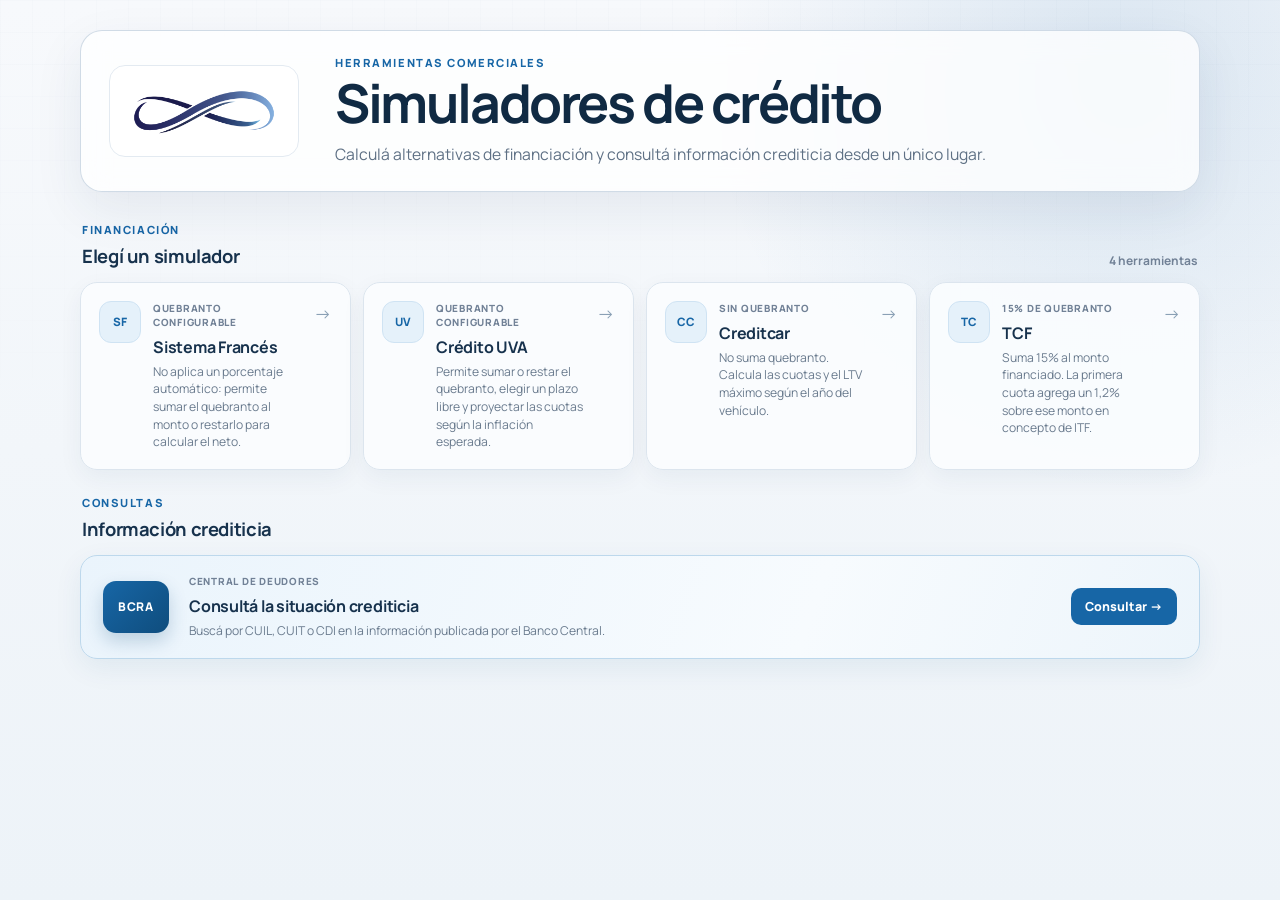
<file: index.html>
<!DOCTYPE html>
<html lang="es">
<head>
  <meta charset="UTF-8"><meta name="viewport" content="width=device-width, initial-scale=1.0">
  <meta name="description" content="Simuladores y herramientas financieras de Infinito Créditos.">
  <title>Simuladores | Infinito Créditos</title><link rel="stylesheet" href="style.css">
</head>
<body>
<main class="container">
  <header class="hero">
    <div class="brand"><img class="logo" src="./assets/logo-infinito.png" alt="Infinito Créditos"></div>
    <div><p class="eyebrow">Herramientas comerciales</p><h1>Simuladores de crédito</h1>
    <p class="intro">Calculá alternativas de financiación y consultá información crediticia desde un único lugar.</p></div>
  </header>
  <section aria-labelledby="simuladores-title">
    <div class="section-heading"><div><p class="section-kicker">Financiación</p><h2 id="simuladores-title">Elegí un simulador</h2></div><span class="tool-count">4 herramientas</span></div>
    <nav class="simulator-grid" aria-label="Simuladores disponibles">
      <a class="simulator-card" href="./frances/"><span class="card-icon">SF</span><span class="card-copy"><span class="card-tag">Quebranto configurable</span><strong>Sistema Francés</strong><span>No aplica un porcentaje automático: permite sumar el quebranto al monto o restarlo para calcular el neto.</span></span><span class="card-arrow">→</span></a>
      <a class="simulator-card" href="./uva/"><span class="card-icon">UV</span><span class="card-copy"><span class="card-tag">Quebranto configurable</span><strong>Crédito UVA</strong><span>Permite sumar o restar el quebranto, elegir un plazo libre y proyectar las cuotas según la inflación esperada.</span></span><span class="card-arrow">→</span></a>
      <a class="simulator-card" href="./creditcar/"><span class="card-icon">CC</span><span class="card-copy"><span class="card-tag">Sin quebranto</span><strong>Creditcar</strong><span>No suma quebranto. Calcula las cuotas y el LTV máximo según el año del vehículo.</span></span><span class="card-arrow">→</span></a>
      <a class="simulator-card" href="./tcf/"><span class="card-icon">TC</span><span class="card-copy"><span class="card-tag">15% de quebranto</span><strong>TCF</strong><span>Suma 15% al monto financiado. La primera cuota agrega un 1,2% sobre ese monto en concepto de ITF.</span></span><span class="card-arrow">→</span></a>
    </nav>
  </section>
  <section class="consult-section" aria-labelledby="consultas-title">
    <div class="section-heading"><div><p class="section-kicker">Consultas</p><h2 id="consultas-title">Información crediticia</h2></div></div>
    <a class="bcra-card" href="./bcra/"><span class="bcra-mark">BCRA</span><span class="bcra-copy"><span class="card-tag">Central de Deudores</span><strong>Consultá la situación crediticia</strong><span>Buscá por CUIL, CUIT o CDI en la información publicada por el Banco Central.</span></span><span class="bcra-action">Consultar →</span></a>
  </section>
</main>
</body></html>
</file>
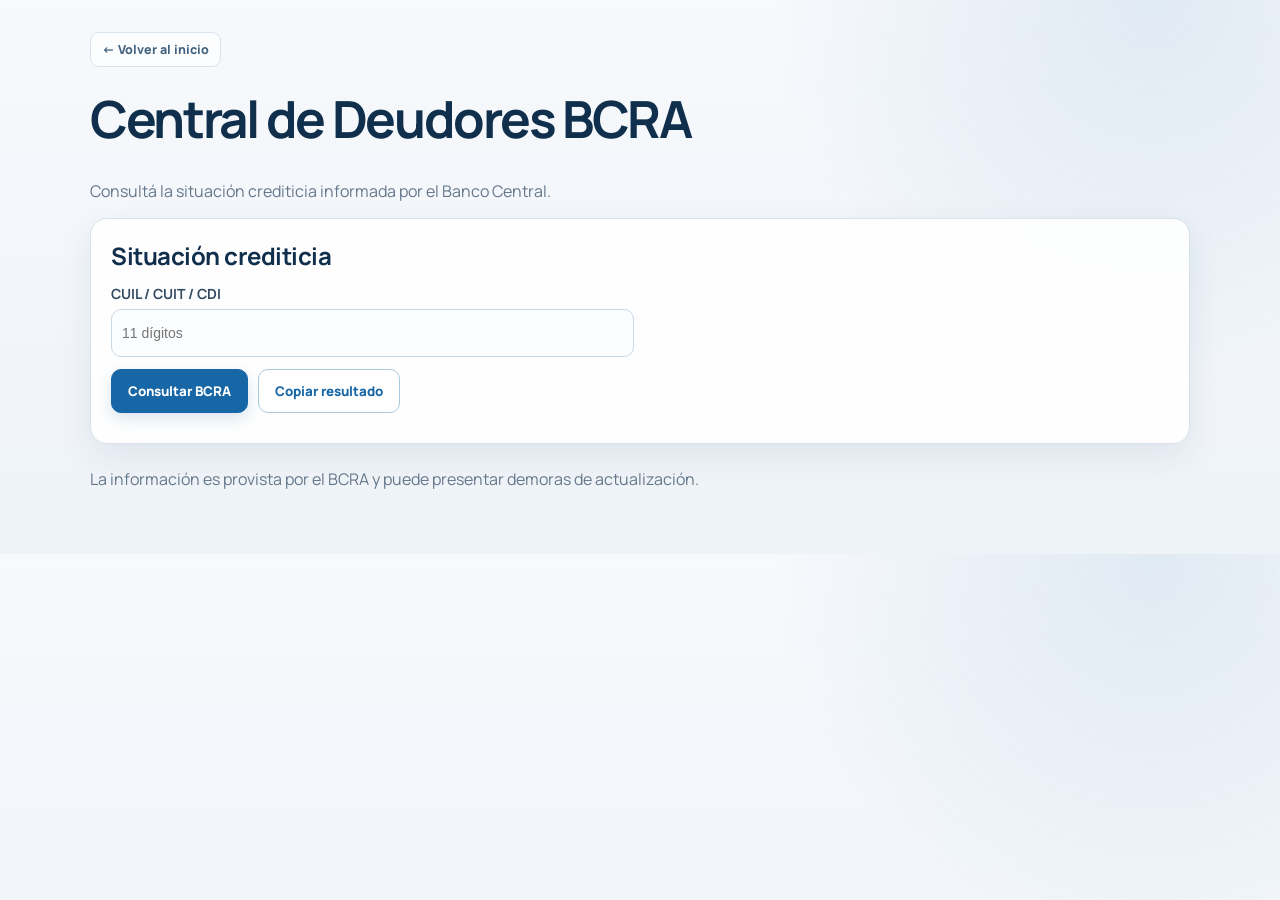
<file: bcra/index.html>
<!doctype html>
<html lang="es">
<head>
  <meta charset="utf-8" />
  <meta name="viewport" content="width=device-width,initial-scale=1" />
  <title>Central de Deudores BCRA | Infinito Créditos</title>
  <link rel="stylesheet" href="../shared/bcra.css" />
  <link rel="stylesheet" href="../shared/theme.css" />
</head>
<body>
  <main class="wrap">
    <a href="../index.html" class="back-link">← Volver al inicio</a>
    <h1>Central de Deudores BCRA</h1>
    <p class="muted">Consultá la situación crediticia informada por el Banco Central.</p>
    <div id="bcra-container"></div>
    <footer class="muted small">
      La información es provista por el BCRA y puede presentar demoras de actualización.
    </footer>
  </main>
  <script src="../shared/bcra.js"></script>
  <script>
    renderBcraBlock("bcra-container", { instanceId: "bcra-independiente" });
  </script>
</body>
</html>
</file>
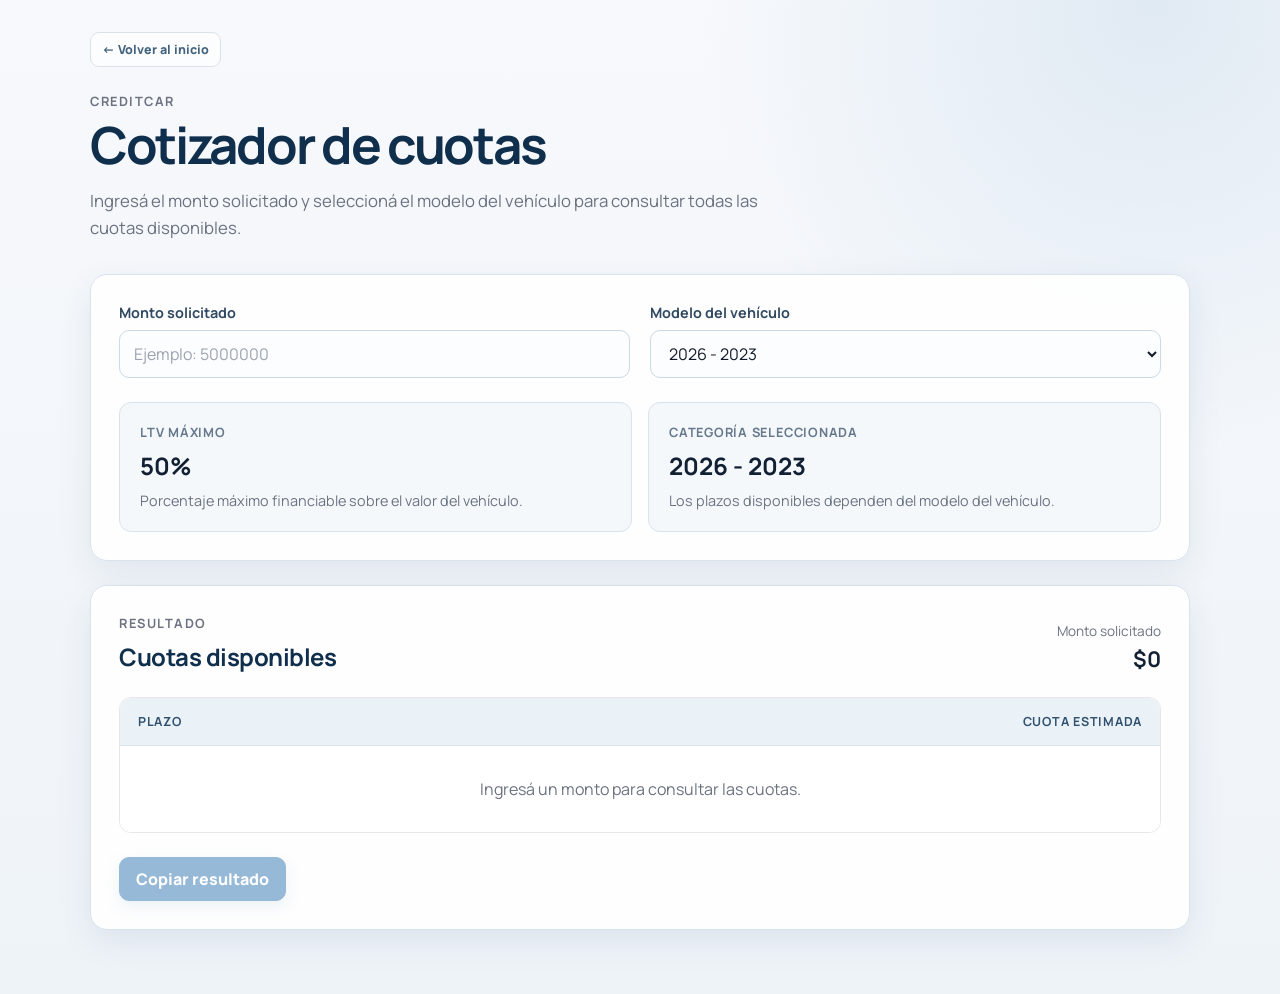
<file: creditcar/index.html>
<!DOCTYPE html>
<html lang="es">
<head>
  <meta charset="UTF-8">

  <meta
    name="viewport"
    content="width=device-width, initial-scale=1.0"
  >

  <title>Cotizador Creditcar | Infinito Créditos</title>

  <link rel="stylesheet" href="./style.css">
  <link rel="stylesheet" href="../shared/theme.css">
</head>

<body>
  <main class="container">

    <a href="../index.html" class="back-link">
      ← Volver al inicio
    </a>

    <header class="page-header">
      <p class="page-header__label">Creditcar</p>

      <h1>Cotizador de cuotas</h1>

      <p class="page-header__description">
        Ingresá el monto solicitado y seleccioná el modelo del vehículo
        para consultar todas las cuotas disponibles.
      </p>
    </header>

    <section class="simulator-card">

      <form id="creditcarForm" class="simulator-form">

        <div class="form-group">
          <label for="montoSolicitado">
            Monto solicitado
          </label>

          <input
            type="number"
            id="montoSolicitado"
            name="montoSolicitado"
            min="1"
            step="1000"
            placeholder="Ejemplo: 5000000"
            autocomplete="off"
            required
          >
        </div>

        <div class="form-group">
          <label for="categoriaVehiculo">
            Modelo del vehículo
          </label>

          <select
            id="categoriaVehiculo"
            name="categoriaVehiculo"
            required
          >
            <option value="2026-2023">
              2026 - 2023
            </option>

            <option value="2022-2017">
              2022 - 2017
            </option>

            <option value="2016-2014">
              2016 - 2014
            </option>

            <option value="2013-2011">
              2013 - 2011
            </option>
          </select>
        </div>

      </form>

      <div class="plan-information">

        <article class="information-card">
          <span class="information-card__label">
            LTV máximo
          </span>

          <strong id="ltvMaximo">
            50%
          </strong>

          <p>
            Porcentaje máximo financiable sobre el valor del vehículo.
          </p>
        </article>

        <article class="information-card">
          <span class="information-card__label">
            Categoría seleccionada
          </span>

          <strong id="categoriaMostrada">
            2026 - 2023
          </strong>

          <p>
            Los plazos disponibles dependen del modelo del vehículo.
          </p>
        </article>

      </div>

    </section>

    <section class="results-card">

      <div class="results-header">

        <div>
          <p class="results-header__label">
            Resultado
          </p>

          <h2>Cuotas disponibles</h2>
        </div>

        <div class="requested-amount">
          <span>Monto solicitado</span>

          <strong id="montoMostrado">
            $0
          </strong>
        </div>

      </div>

      <div id="mensajeError" class="error-message" hidden>
      </div>

      <div class="table-wrapper">

        <table class="results-table">

          <thead>
            <tr>
              <th>Plazo</th>
              <th>Cuota estimada</th>
            </tr>
          </thead>

          <tbody id="tablaCuotas">

            <tr>
              <td colspan="2" class="empty-state">
                Ingresá un monto para consultar las cuotas.
              </td>
            </tr>

          </tbody>

        </table>

      </div>

      <div class="results-actions">

        <button
          type="button"
          id="copiarResultado"
          class="copy-button"
          disabled
        >
          Copiar resultado
        </button>

        <span
          id="mensajeCopiado"
          class="copy-message"
          aria-live="polite"
        >
        </span>

      </div>

    </section>

  </main>

  <script type="module" src="./app.js?v=202610"></script>
</body>
</html>
</file>
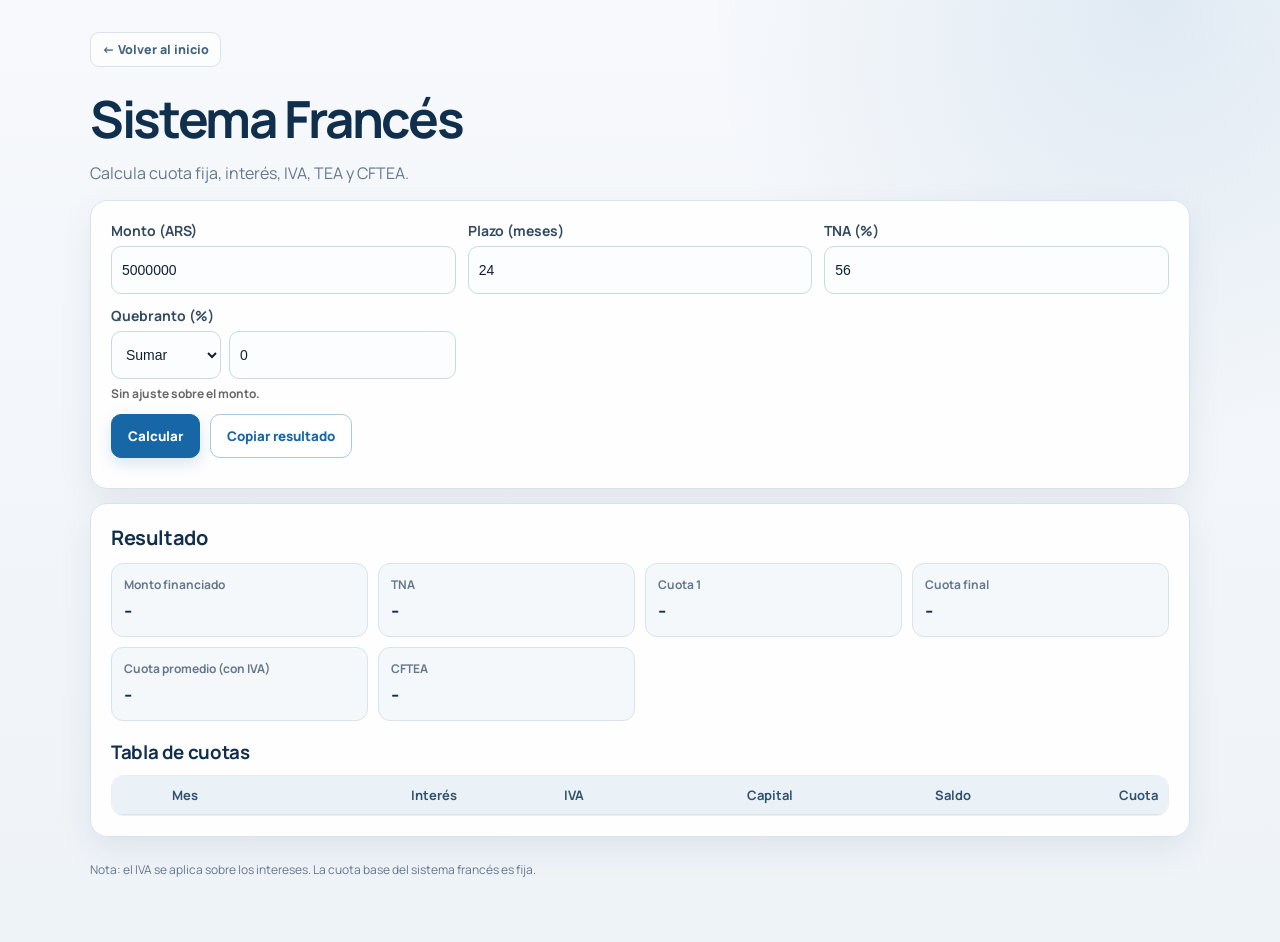
<file: frances/index.html>
<!doctype html>
<html lang="es">
<head>
  <meta charset="utf-8" />
  <meta name="viewport" content="width=device-width,initial-scale=1" />
  <title>Sistema Francés</title>

  <link rel="stylesheet" href="./style.css" />
  <link rel="stylesheet" href="../shared/theme.css" />
</head>
<body>
  <main class="wrap">
       
    <a href="../index.html" class="back-link">← Volver al inicio</a>
    
    <h1>Sistema Francés</h1>
    <p class="muted">
      Calcula cuota fija, interés, IVA, TEA y CFTEA.
    </p>

    <section class="card">
      <div class="grid">
        <label>
          Monto (ARS)
          <input id="monto" type="number" inputmode="numeric" min="0" step="1000" value="5000000">
        </label>

        <label>
          Plazo (meses)
          <input id="plazo" type="number" inputmode="numeric" min="1" step="1" value="24">
        </label>

        <label>
          TNA (%)
          <input id="tna" type="number" inputmode="decimal" min="0" step="0.01" value="56">
        </label>

        <label>
          Quebranto (%)
          <div class="quebranto-control">
            <select id="quebranto-operacion" aria-label="Operación del quebranto">
              <option value="sumar">Sumar</option>
              <option value="restar">Restar</option>
            </select>
            <input id="quebranto" type="number" inputmode="decimal" min="0" step="0.01" value="0">
          </div>
          <span id="quebranto-ayuda" class="field-help">Sin ajuste sobre el monto.</span>
        </label>
      </div>

      <div class="row">
        <button id="btn" type="button">Calcular</button>
        <button id="btnCopiar" class="ghost" type="button">Copiar resultado</button>
      </div>

      <div id="status" class="status muted"></div>
    </section>

<div class="card">
  <h2>Resultado</h2>

  <!-- métricas principales -->
  <div class="resultado-grid">

    <div class="metric-card">
      <div class="metric-label">Monto financiado</div>
      <div class="metric-value" id="res-monto-financiado">-</div>
    </div>

    <div class="metric-card">
      <div class="metric-label">TNA</div>
      <div class="metric-value" id="res-tna">-</div>
    </div>

    <div class="metric-card">
      <div class="metric-label">Cuota 1</div>
      <div class="metric-value" id="res-cuota1">-</div>
    </div>

    <div class="metric-card">
      <div class="metric-label">Cuota final</div>
      <div class="metric-value" id="res-cuota-final">-</div>
    </div>

    <div class="metric-card">
      <div class="metric-label">Cuota promedio (con IVA)</div>
      <div class="metric-value" id="res-cuota-promedio">-</div>
    </div>

    <div class="metric-card">
      <div class="metric-label">CFTEA</div>
      <div class="metric-value" id="res-cftea">-</div>
    </div>

  </div>

<div class="tabla-cuotas-wrap">
  <h3>Tabla de cuotas</h3>

  <div class="tabla-scroll">
    <table class="tabla-cuotas">
      <thead>
        <tr>
          <th>Mes</th>
          <th>Interés</th>
          <th>IVA</th>
          <th>Capital</th>
          <th>Saldo</th>
          <th>Cuota</th>
        </tr>
      </thead>
      <tbody id="tabla-cuotas-body"></tbody>
    </table>
  </div>
</div>

</div>
    
    <footer class="muted small">
      Nota: el IVA se aplica sobre los intereses. La cuota base del sistema francés es fija.
    </footer>
  </main>

  <script src="./app.js?v=3"></script>
</body>
</html>
</file>
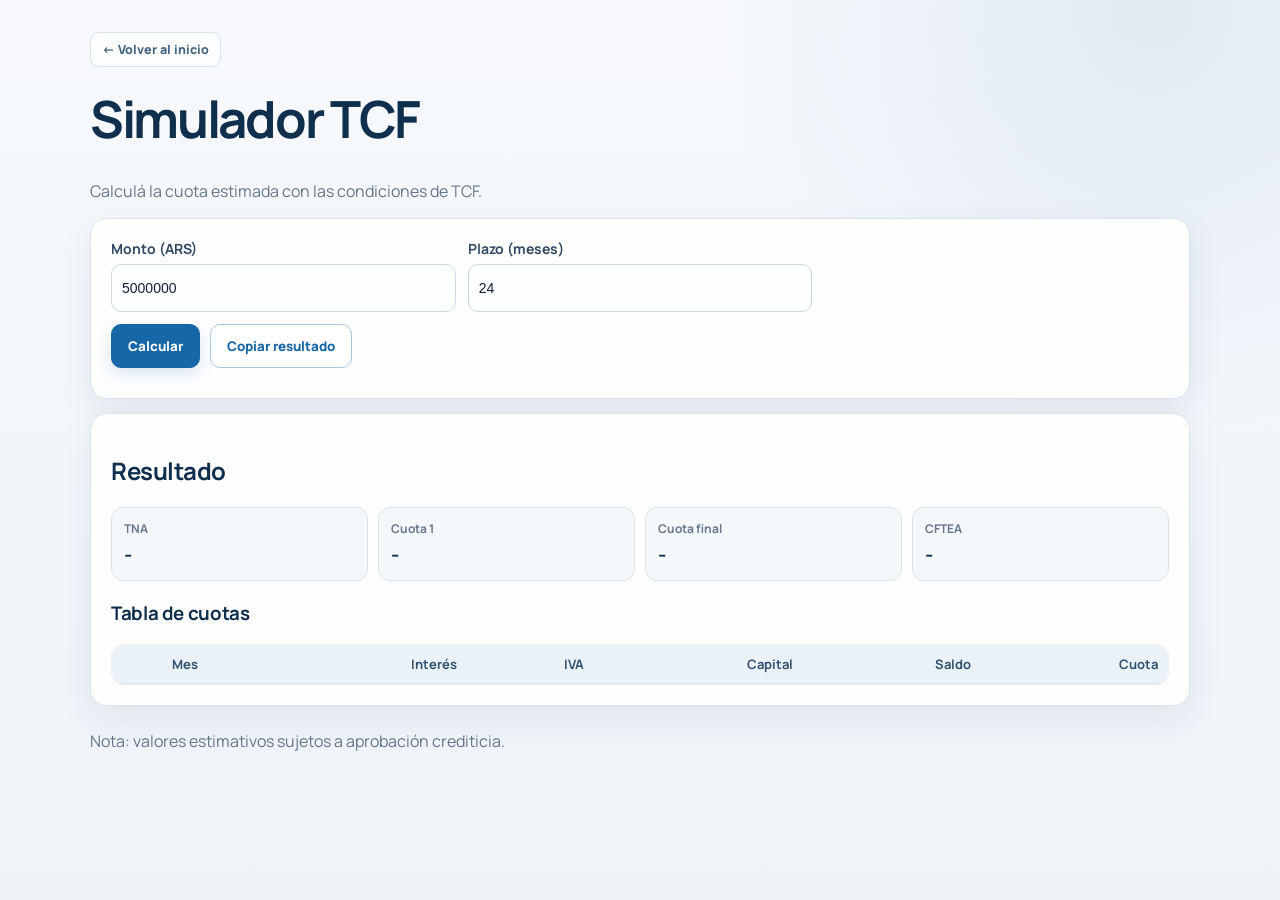
<file: tcf/index.html>
<!doctype html>
<html lang="es">
<head>
  <meta charset="utf-8" />
  <meta name="viewport" content="width=device-width,initial-scale=1" />
  <title>Simulador TCF | Infinito Créditos</title>

  <link rel="stylesheet" href="./style.css" />
  <link rel="stylesheet" href="../shared/theme.css" />
</head>
<body>
  <main class="wrap">
    
    <a href="../index.html" class="back-link">← Volver al inicio</a>

    <h1>Simulador TCF</h1>
    <p class="muted">
      Calculá la cuota estimada con las condiciones de TCF.
    </p>

    <section class="card">
      <div class="grid">
        <label>
          Monto (ARS)
          <input id="monto" type="number" inputmode="numeric" min="0" step="1000" value="5000000">
        </label>

        <label>
          Plazo (meses)
          <input id="plazo" type="number" inputmode="numeric" min="1" step="1" value="24">
        </label>
      </div>

      <div class="row">
        <button id="btn" type="button">Calcular</button>
        <button id="btnCopiar" class="ghost" type="button">Copiar resultado</button>
      </div>

      <div id="status" class="status muted"></div>
    </section>

    <div class="card">
      <h2>Resultado</h2>

      <div class="resultado-grid">

        <div class="metric-card">
          <div class="metric-label">TNA</div>
          <div class="metric-value" id="res-tna">-</div>
        </div>

        <div class="metric-card">
          <div class="metric-label">Cuota 1</div>
          <div class="metric-value" id="res-cuota1">-</div>
        </div>

        <div class="metric-card">
          <div class="metric-label">Cuota final</div>
          <div class="metric-value" id="res-cuota-final">-</div>
        </div>

        <div class="metric-card">
          <div class="metric-label">CFTEA</div>
          <div class="metric-value" id="res-cftea">-</div>
        </div>

      </div>

      <div class="tabla-cuotas-wrap">
        <h3>Tabla de cuotas</h3>

        <div class="tabla-scroll">
          <table class="tabla-cuotas">
            <thead>
              <tr>
                <th>Mes</th>
                <th>Interés</th>
                <th>IVA</th>
                <th>Capital</th>
                <th>Saldo</th>
                <th>Cuota</th>
              </tr>
            </thead>
            <tbody id="tabla-cuotas-body"></tbody>
          </table>
        </div>
      </div>

    </div>
    
    <footer class="muted small">
      Nota: valores estimativos sujetos a aprobación crediticia.
    </footer>
  </main>

  <script src="./app.js"></script>
</body>
</html>
</file>
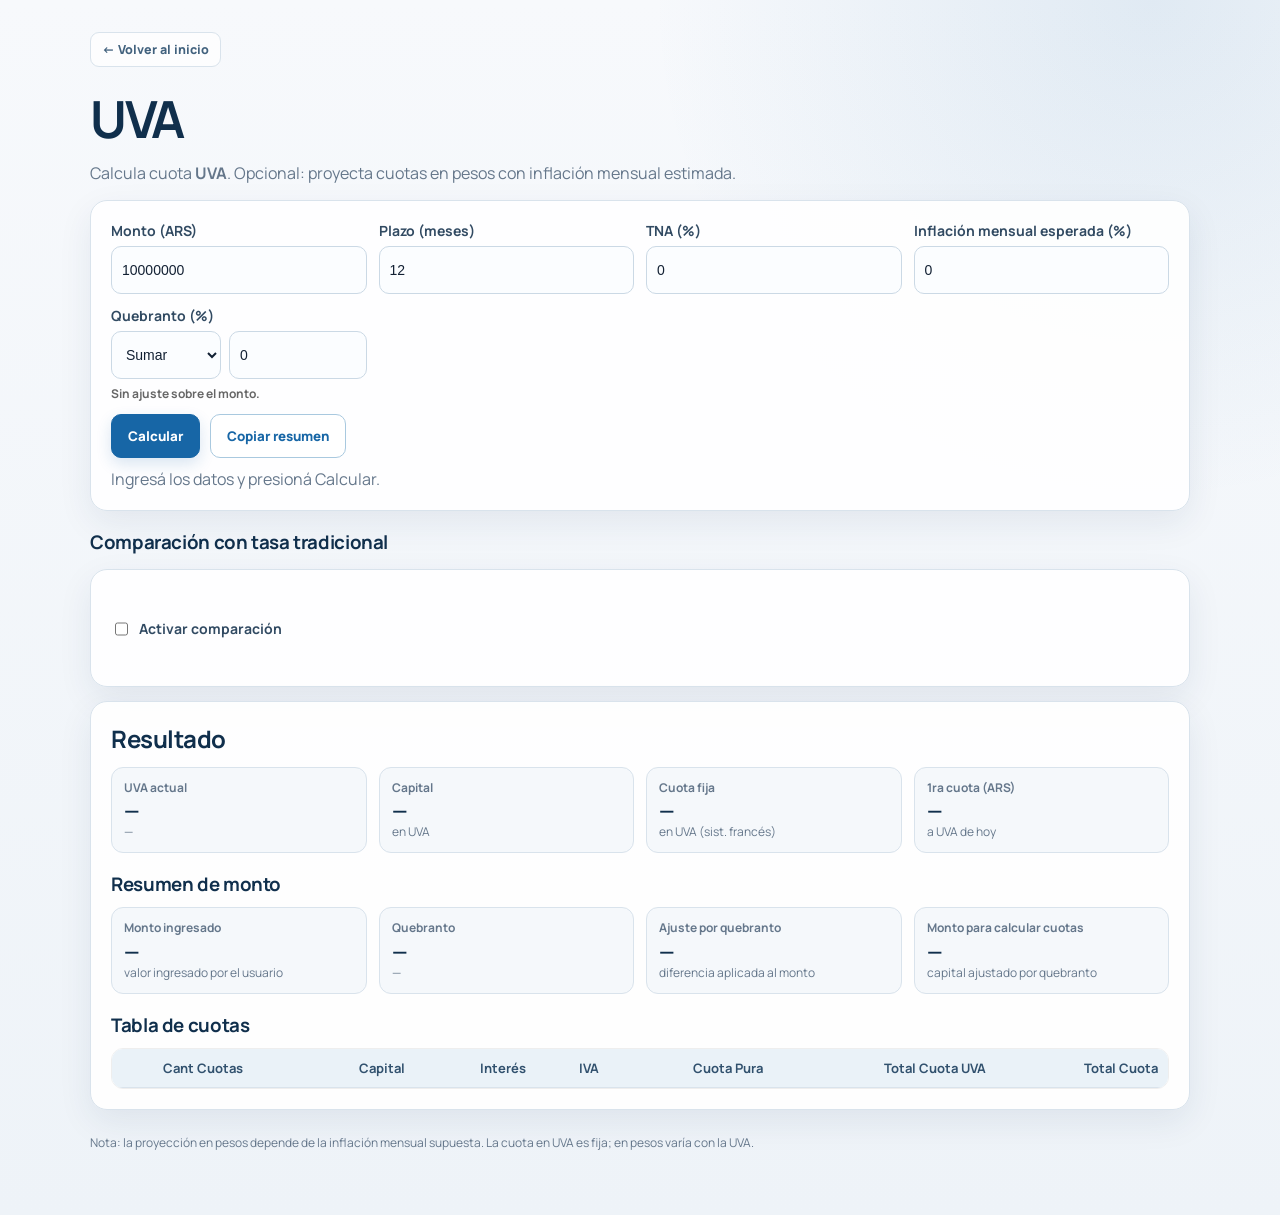
<file: uva/index.html>
<!doctype html>
<html lang="es">
<head>
  <meta charset="utf-8" />
  <meta name="viewport" content="width=device-width,initial-scale=1" />
  <title>Simulador UVA</title>
  <link rel="stylesheet" href="./style.css" />
  <link rel="stylesheet" href="../shared/theme.css" />
</head>
<body>
  <main class="wrap">
    <a href="../index.html" class="back-link">← Volver al inicio</a>

    <h1>UVA</h1>
    <p class="muted">
      Calcula cuota <b>UVA</b>. Opcional: proyecta cuotas en pesos con inflación mensual estimada.
    </p>

    <section class="card">
      <div class="grid">
        <label>
          Monto (ARS)
          <input id="montoArs" type="number" inputmode="numeric" min="0" step="1000" value="10000000">
        </label>

        <label>
          Plazo (meses)
          <input id="plazo" type="number" inputmode="numeric" min="1" step="1" value="12">
        </label>

        <label>
          TNA (%)
          <input id="tna" type="number" inputmode="decimal" min="0" step="0.01" value="0">
        </label>

        <label>
          Inflación mensual esperada (%)
          <input id="inflacion" type="number" inputmode="decimal" min="0" step="0.01" value="0">
        </label>

        <label>
          Quebranto (%)
          <div class="quebranto-control">
            <select id="quebranto-operacion" aria-label="Operación del quebranto">
              <option value="sumar">Sumar</option>
              <option value="restar">Restar</option>
            </select>
            <input id="quebranto" type="number" inputmode="decimal" min="0" step="0.01" value="0">
          </div>
          <span id="quebranto-ayuda" class="field-help">Sin ajuste sobre el monto.</span>
        </label>
      </div>

      <div class="row">
        <button id="btnCalcular">Calcular</button>
        <button id="btnCopiar" class="ghost" title="Copiar resumen">Copiar resumen</button>
      </div>

      <div id="status" class="status muted"></div>
    </section>
<h3>Comparación con tasa tradicional</h3>

<div class="card">

  <div class="row" style="margin-bottom: 10px;">
    <label style="display:flex; align-items:center; gap:8px;">
      <input type="checkbox" id="compararFrances">
      Activar comparación
    </label>
  </div>

  <div id="bloqueComparacionFrances" style="display:none;">

    <div class="grid">
      <label>
        TNA tradicional (%)
        <input id="tnaTradicional" type="number" step="0.01" placeholder="Ej: 75">
      </label>
    </div>

    <div id="resultadoComparacionFrances" style="margin-top:15px;"></div>

  </div>

</div>

    <section class="card">
      <h2>Resultado</h2>

      <div class="kpis">
        <div class="kpi">
          <div class="kpi-label">UVA actual</div>
          <div id="uvaActual" class="kpi-value">—</div>
          <div id="uvaFecha" class="muted small">—</div>
        </div>

        <div class="kpi">
          <div class="kpi-label">Capital</div>
          <div id="capitalUva" class="kpi-value">—</div>
          <div class="muted small">en UVA</div>
        </div>

        <div class="kpi">
          <div class="kpi-label">Cuota fija</div>
          <div id="cuotaUva" class="kpi-value">—</div>
          <div class="muted small">en UVA (sist. francés)</div>
        </div>

        <div class="kpi">
          <div class="kpi-label">1ra cuota (ARS)</div>
          <div id="cuotaArs1" class="kpi-value">—</div>
          <div class="muted small">a UVA de hoy</div>
        </div>
      </div>

      <h3>Resumen de monto</h3>
      <div class="kpis">
        <div class="kpi">
          <div class="kpi-label">Monto ingresado</div>
          <div id="montoIngresado" class="kpi-value">—</div>
          <div class="muted small">valor ingresado por el usuario</div>
        </div>

        <div class="kpi">
          <div class="kpi-label">Quebranto</div>
          <div id="quebrantoAplicado" class="kpi-value">—</div>
          <div id="quebrantoDetalle" class="muted small">—</div>
        </div>

        <div class="kpi">
          <div class="kpi-label">Ajuste por quebranto</div>
          <div id="ajusteQuebrantoArs" class="kpi-value">—</div>
          <div class="muted small">diferencia aplicada al monto</div>
        </div>

        <div class="kpi">
          <div class="kpi-label">Monto para calcular cuotas</div>
          <div id="montoCalculo" class="kpi-value">—</div>
          <div class="muted small">capital ajustado por quebranto</div>
        </div>
      </div>

      <h3>Tabla de cuotas</h3>
      <div class="table-wrap">
        <table>
          <thead>
            <tr>
              <th>Cant Cuotas</th>
              <th>Capital</th>
              <th>Interés</th>
              <th>IVA</th>
              <th>Cuota Pura</th>
              <th>Total Cuota UVA</th>
              <th>Total Cuota</th>
            </tr>
          </thead>
          <tbody id="tabla"></tbody>
        </table>
      </div>
      
    </section>

    <footer class="muted small">
      Nota: la proyección en pesos depende de la inflación mensual supuesta. La cuota en UVA es fija; en pesos varía con la UVA.
    </footer>
  </main>

  <script src="./simulator.js?v=2"></script>

</body>
</html>
</file>
<file: style.css>
@import url("https://fonts.googleapis.com/css2?family=Manrope:wght@400;500;600;700;800&display=swap");
:root{font-family:"Manrope",system-ui,-apple-system,"Segoe UI",sans-serif;color:#122033;background:#eef3f8;font-synthesis:none}*{box-sizing:border-box}body{margin:0;min-height:100vh;background:radial-gradient(circle at 88% 8%,rgba(22,101,170,.13),transparent 30%),linear-gradient(180deg,#f7f9fc 0%,#edf3f8 100%)}body:before{content:"";position:fixed;inset:0;pointer-events:none;opacity:.38;background-image:linear-gradient(rgba(16,71,122,.035) 1px,transparent 1px),linear-gradient(90deg,rgba(16,71,122,.035) 1px,transparent 1px);background-size:32px 32px;mask-image:linear-gradient(to bottom,#000,transparent 58%)}.container{position:relative;width:min(1120px,calc(100% - 40px));margin:0 auto;padding:30px 0 46px}.hero{display:grid;grid-template-columns:190px 1fr;align-items:center;gap:36px;margin-bottom:30px;padding:24px 28px;background:rgba(255,255,255,.78);border:1px solid rgba(193,207,222,.75);border-radius:22px;box-shadow:0 18px 50px rgba(23,56,87,.08);backdrop-filter:blur(14px)}.brand{display:grid;place-items:center;min-height:92px;padding:18px;background:#fff;border:1px solid #e3eaf1;border-radius:16px}.logo{display:block;width:100%;max-width:150px;height:auto}.eyebrow,.section-kicker{margin:0 0 6px;color:#1766a6;font-size:.7rem;font-weight:800;letter-spacing:.14em;text-transform:uppercase}h1{margin:0;color:#102a43;font-size:clamp(2rem,4.3vw,3.35rem);letter-spacing:-.045em;line-height:1.02}.intro{max-width:670px;margin:11px 0 0;color:#5e7084;font-size:.98rem;line-height:1.6}.section-heading{display:flex;align-items:end;justify-content:space-between;gap:20px;margin:0 2px 13px}.section-heading h2{margin:0;color:#17324d;font-size:1.15rem;letter-spacing:-.02em}.tool-count{color:#718196;font-size:.75rem;font-weight:700}.simulator-grid{display:grid;grid-template-columns:repeat(4,minmax(0,1fr));gap:12px}.simulator-card{display:grid;grid-template-columns:42px 1fr auto;align-items:start;gap:12px;min-width:0;min-height:142px;padding:18px;color:inherit;text-decoration:none;background:rgba(250,252,254,.94);border:1px solid #dce5ee;border-radius:17px;box-shadow:0 8px 24px rgba(21,56,87,.055);transition:.2s}.simulator-card:hover{transform:translateY(-3px);background:#fff;border-color:#8fb9db;box-shadow:0 14px 32px rgba(19,77,126,.12)}.card-icon{display:grid;place-items:center;width:42px;height:42px;color:#1766a6;background:#e5f1fa;border:1px solid #cfe3f3;border-radius:12px;font-size:.72rem;font-weight:800}.card-copy{display:flex;min-width:0;flex-direction:column}.card-tag{align-self:flex-start;margin-bottom:7px;color:#718196;font-size:.62rem;font-weight:800;letter-spacing:.075em;text-transform:uppercase}.card-copy strong,.bcra-copy strong{color:#17324d;font-size:1rem;letter-spacing:-.015em}.card-copy>span:last-child,.bcra-copy>span:last-child{margin-top:5px;color:#6a7b8e;font-size:.76rem;line-height:1.45}.card-arrow{color:#8aa0b5;font-size:1.1rem;transition:.2s}.simulator-card:hover .card-arrow{color:#1766a6;transform:translateX(3px)}.consult-section{margin-top:25px}.bcra-card{display:grid;grid-template-columns:auto 1fr auto;align-items:center;gap:20px;padding:18px 22px;color:inherit;text-decoration:none;background:linear-gradient(110deg,#eaf4fc,#f7fbfe 65%,#edf5fb);border:1px solid #bdd8ec;border-radius:17px;box-shadow:0 9px 28px rgba(19,77,126,.075);transition:.2s}.bcra-card:hover{transform:translateY(-2px);border-color:#75abd2;box-shadow:0 14px 34px rgba(19,77,126,.13)}.bcra-mark{display:grid;place-items:center;width:66px;height:52px;color:#fff;background:linear-gradient(135deg,#1766a6,#0f4d7d);border-radius:13px;box-shadow:0 8px 18px rgba(15,77,125,.22);font-size:.75rem;font-weight:800;letter-spacing:.05em}.bcra-copy{display:flex;flex-direction:column}.bcra-action{padding:10px 14px;color:#fff;background:#1766a6;border-radius:10px;font-size:.78rem;font-weight:800}@media(max-width:940px){.simulator-grid{grid-template-columns:repeat(2,minmax(0,1fr))}}@media(max-width:680px){.container{width:min(100% - 24px,1120px);padding-top:14px}.hero{grid-template-columns:1fr;gap:16px;padding:18px}.brand{justify-self:start;width:164px;min-height:72px;padding:13px}.simulator-grid{grid-template-columns:1fr}.simulator-card{min-height:124px}.bcra-card{grid-template-columns:auto 1fr;gap:14px;padding:17px}.bcra-action{grid-column:1/-1;text-align:center}}@media(prefers-reduced-motion:reduce){*{transition:none!important}}
</file>
<file: shared/bcra.css>
.bcra-card{
  margin-top: 14px;
}

.bcra-title{
  margin: 0 0 12px;
}

.bcra-grid{
  display: grid;
  grid-template-columns: repeat(2, minmax(180px, 1fr));
  gap: 12px;
}

@media (max-width: 640px){
  .bcra-grid{
    grid-template-columns: 1fr;
  }
}

.bcra-label{
  display: grid;
  gap: 6px;
  font-size: 14px;
}

.bcra-input,
.bcra-select{
  padding: 10px 10px;
  border: 1px solid #d9d9d9;
  border-radius: 10px;
  font-size: 14px;
  background: #fff;
}

.bcra-row{
  display:flex;
  gap:10px;
  margin-top: 12px;
  flex-wrap: wrap;
}

.bcra-btn{
  padding: 10px 12px;
  border: 1px solid #111;
  background: #111;
  color: #fff;
  border-radius: 10px;
  cursor: pointer;
}

.bcra-btn.ghost{
  background: transparent;
  color: #111;
}

.bcra-status{
  margin-top: 10px;
}

.bcra-result{
  margin-top: 14px;
  padding: 12px;
  border: 1px solid #eee;
  border-radius: 12px;
  background: #fafafa;
}

.bcra-badge{
  display: inline-block;
  padding: 6px 10px;
  border-radius: 999px;
  font-size: 12px;
  font-weight: 700;
  margin-bottom: 8px;
}

.bcra-badge.ok{
  background: #e8f7ed;
  color: #166534;
}

.bcra-badge.warn{
  background: #fff7e6;
  color: #92400e;
}

.bcra-badge.bad{
  background: #fdecec;
  color: #991b1b;
}

.bcra-meta{
  font-size: 14px;
  color:#444;
  display:grid;
  gap:4px;
}
.bcra-table-box{
  margin-top: 14px;
}

.bcra-table-wrap{
  overflow:auto;
  border:1px solid #eee;
  border-radius:12px;
  background:#fff;
}

.bcra-table{
  width:100%;
  border-collapse:collapse;
  min-width:800px;
}

.bcra-table th,
.bcra-table td{
  padding:10px;
  border-bottom:1px solid #eee;
  font-size:13px;
}

.bcra-table th{
  background:#fafafa;
  text-align:left;
}

.bcra-table td{
  vertical-align:top;
}
</file>
<file: shared/theme.css>
@import url("https://fonts.googleapis.com/css2?family=Manrope:wght@400;500;600;700;800&display=swap");
:root{--bg:#eef3f8;--surface:#fff;--surface-soft:#f5f8fb;--text:#122033;--heading:#102f4c;--muted:#65778b;--border:#d9e3ec;--primary:#1766a6;--primary-dark:#0f4d7d;--primary-soft:#e7f2fa;--shadow:0 12px 34px rgba(22,57,88,.08);font-family:"Manrope",system-ui,-apple-system,"Segoe UI",sans-serif;font-synthesis:none}*{box-sizing:border-box}body{margin:0;background:radial-gradient(circle at 90% 0%,rgba(23,102,166,.1),transparent 30%),linear-gradient(180deg,#f7f9fc 0%,var(--bg) 100%);color:var(--text);font-family:"Manrope",system-ui,-apple-system,"Segoe UI",sans-serif}.wrap,.container{width:min(1100px,calc(100% - 40px));max-width:1100px;margin:0 auto;padding:32px 0 64px}.back-link{display:inline-flex;align-items:center;margin:0 0 25px;padding:8px 11px;color:#42627e;background:rgba(255,255,255,.72);border:1px solid var(--border);border-radius:9px;font-size:.78rem;font-weight:800;text-decoration:none;transition:.2s}.back-link:hover{color:var(--primary);background:#fff;border-color:#9fc5e1;transform:translateX(-3px)}h1{margin-top:0;color:var(--heading);font-size:clamp(2rem,5vw,3.2rem);line-height:1.05;letter-spacing:-.045em}h2,h3{color:var(--heading);letter-spacing:-.02em}.muted{color:var(--muted)!important}.card,.simulator-card,.results-card{background:rgba(255,255,255,.92)!important;border:1px solid var(--border)!important;border-radius:17px!important;box-shadow:var(--shadow)!important}.card{padding:20px!important}label,.form-group label{color:#314a62;font-weight:700}input,select{min-height:48px;color:var(--text);background:#fbfdff!important;border:1px solid #cbd9e5!important;border-radius:10px!important;outline:none;transition:.2s}input:hover,select:hover{border-color:#9db9cf!important}input:focus,select:focus{background:#fff!important;border-color:var(--primary)!important;box-shadow:0 0 0 3px rgba(23,102,166,.14)}button,.copy-button,.bcra-btn{min-height:44px;padding-inline:16px;color:#fff;background:var(--primary)!important;border:1px solid var(--primary)!important;border-radius:10px!important;font-family:inherit;font-weight:800;box-shadow:0 6px 15px rgba(23,102,166,.16);transition:.2s}button:hover,.copy-button:hover,.bcra-btn:hover{background:var(--primary-dark)!important;transform:translateY(-1px);box-shadow:0 8px 19px rgba(15,77,125,.22)}button.ghost,.bcra-btn.ghost{color:var(--primary)!important;background:#fff!important;border-color:#a9c9df!important;box-shadow:none}.metric-card,.kpi,.information-card{background:var(--surface-soft)!important;border-color:var(--border)!important;border-radius:12px!important}.metric-label,.kpi-label,.information-card__label{color:var(--muted)!important;font-weight:700}.metric-value,.kpi-value{color:var(--heading)}table{background:#fff}th,.tabla-cuotas th,.results-table th,.bcra-table th{color:#31516e;background:#eaf2f8!important;border-color:var(--border)!important}td,.tabla-cuotas td,.results-table td,.bcra-table td{border-color:#e4ebf1!important}footer{margin-top:24px}@media(max-width:768px){.wrap,.container{width:min(100% - 24px,1100px);padding-top:18px}.card{padding:16px!important}}@media(prefers-reduced-motion:reduce){*{transition:none!important}}
</file>
<file: creditcar/style.css>
:root {
  --background: #f3f4f6;
  --surface: #ffffff;
  --surface-secondary: #f8fafc;

  --text-primary: #111827;
  --text-secondary: #6b7280;

  --border: #d1d5db;
  --border-light: #e5e7eb;

  --primary: #111827;
  --primary-hover: #374151;

  --success: #166534;
  --error: #b91c1c;

  --shadow: 0 12px 30px rgba(15, 23, 42, 0.08);

  --radius-small: 8px;
  --radius-medium: 12px;
  --radius-large: 18px;
}

* {
  box-sizing: border-box;
}

body {
  margin: 0;
  min-height: 100vh;
  background: var(--background);
  color: var(--text-primary);
  font-family:
    Inter,
    system-ui,
    -apple-system,
    BlinkMacSystemFont,
    "Segoe UI",
    sans-serif;
}

button,
input,
select {
  font: inherit;
}

button {
  cursor: pointer;
}

.container {
  width: min(1100px, calc(100% - 32px));
  margin: 0 auto;
  padding: 40px 0 64px;
}

.back-link {
  display: inline-flex;
  align-items: center;
  margin-bottom: 32px;
  color: var(--text-secondary);
  font-size: 0.95rem;
  font-weight: 600;
  text-decoration: none;
  transition:
    color 0.2s ease,
    transform 0.2s ease;
}

.back-link:hover {
  color: var(--text-primary);
  transform: translateX(-3px);
}

.page-header {
  max-width: 720px;
  margin-bottom: 32px;
}

.page-header__label,
.results-header__label {
  margin: 0 0 8px;
  color: var(--text-secondary);
  font-size: 0.8rem;
  font-weight: 700;
  letter-spacing: 0.12em;
  text-transform: uppercase;
}

.page-header h1 {
  margin: 0;
  font-size: clamp(2rem, 5vw, 3.2rem);
  line-height: 1.05;
}

.page-header__description {
  margin: 16px 0 0;
  color: var(--text-secondary);
  font-size: 1.05rem;
  line-height: 1.6;
}

.simulator-card,
.results-card {
  background: var(--surface);
  border: 1px solid var(--border-light);
  border-radius: var(--radius-large);
  box-shadow: var(--shadow);
}

.simulator-card {
  padding: 28px;
}

.simulator-form {
  display: grid;
  grid-template-columns: repeat(2, minmax(0, 1fr));
  gap: 20px;
}

.form-group {
  display: flex;
  flex-direction: column;
  gap: 8px;
}

.form-group label {
  font-size: 0.9rem;
  font-weight: 700;
}

.form-group input,
.form-group select {
  width: 100%;
  min-height: 48px;
  padding: 0 14px;
  background: var(--surface);
  color: var(--text-primary);
  border: 1px solid var(--border);
  border-radius: var(--radius-small);
  outline: none;
  transition:
    border-color 0.2s ease,
    box-shadow 0.2s ease;
}

.form-group input::placeholder {
  color: #9ca3af;
}

.form-group input:focus,
.form-group select:focus {
  border-color: var(--primary);
  box-shadow: 0 0 0 3px rgba(17, 24, 39, 0.12);
}

.plan-information {
  display: grid;
  grid-template-columns: repeat(2, minmax(0, 1fr));
  gap: 16px;
  margin-top: 24px;
}

.information-card {
  padding: 20px;
  background: var(--surface-secondary);
  border: 1px solid var(--border-light);
  border-radius: var(--radius-medium);
}

.information-card__label {
  display: block;
  margin-bottom: 8px;
  color: var(--text-secondary);
  font-size: 0.8rem;
  font-weight: 700;
  letter-spacing: 0.06em;
  text-transform: uppercase;
}

.information-card strong {
  display: block;
  font-size: 1.5rem;
}

.information-card p {
  margin: 8px 0 0;
  color: var(--text-secondary);
  font-size: 0.9rem;
  line-height: 1.5;
}

.results-card {
  margin-top: 24px;
  padding: 28px;
}

.results-header {
  display: flex;
  align-items: flex-end;
  justify-content: space-between;
  gap: 24px;
  margin-bottom: 24px;
}

.results-header h2 {
  margin: 0;
  font-size: 1.5rem;
}

.requested-amount {
  display: flex;
  flex-direction: column;
  align-items: flex-end;
  gap: 4px;
}

.requested-amount span {
  color: var(--text-secondary);
  font-size: 0.85rem;
}

.requested-amount strong {
  font-size: 1.35rem;
}

.error-message {
  margin-bottom: 20px;
  padding: 12px 14px;
  background: #fef2f2;
  color: var(--error);
  border: 1px solid #fecaca;
  border-radius: var(--radius-small);
  font-size: 0.9rem;
}

.table-wrapper {
  overflow-x: auto;
  border: 1px solid var(--border-light);
  border-radius: var(--radius-medium);
}

.results-table {
  width: 100%;
  border-collapse: collapse;
}

.results-table th,
.results-table td {
  padding: 15px 18px;
  text-align: left;
  border-bottom: 1px solid var(--border-light);
}

.results-table th {
  background: var(--surface-secondary);
  color: var(--text-secondary);
  font-size: 0.78rem;
  letter-spacing: 0.06em;
  text-transform: uppercase;
}

.results-table tbody tr:last-child td {
  border-bottom: none;
}

.results-table tbody tr:hover {
  background: #fafafa;
}

.results-table th:last-child,
.results-table td:last-child {
  text-align: right;
}

.results-table .amount {
  font-weight: 700;
  white-space: nowrap;
}

.empty-state {
  padding: 32px !important;
  color: var(--text-secondary);
  text-align: center !important;
}

.results-actions {
  display: flex;
  align-items: center;
  gap: 16px;
  margin-top: 24px;
}

.copy-button {
  min-height: 46px;
  padding: 0 22px;
  background: var(--primary);
  color: #ffffff;
  border: none;
  border-radius: var(--radius-small);
  font-weight: 700;
  transition:
    background-color 0.2s ease,
    transform 0.2s ease,
    opacity 0.2s ease;
}

.copy-button:hover:not(:disabled) {
  background: var(--primary-hover);
  transform: translateY(-1px);
}

.copy-button:active:not(:disabled) {
  transform: translateY(0);
}

.copy-button:disabled {
  cursor: not-allowed;
  opacity: 0.45;
}

.copy-message {
  min-height: 20px;
  color: var(--success);
  font-size: 0.9rem;
  font-weight: 600;
}

@media (max-width: 720px) {
  .container {
    width: min(100% - 24px, 1100px);
    padding-top: 24px;
  }

  .simulator-card,
  .results-card {
    padding: 20px;
  }

  .simulator-form,
  .plan-information {
    grid-template-columns: 1fr;
  }

  .results-header {
    align-items: flex-start;
    flex-direction: column;
  }

  .requested-amount {
    align-items: flex-start;
  }

  .results-table th,
  .results-table td {
    padding: 14px;
  }

  .results-actions {
    align-items: flex-start;
    flex-direction: column;
  }

  .copy-button {
    width: 100%;
  }
}
</file>
<file: frances/style.css>
:root {
  font-family: system-ui, Arial, sans-serif;
}

body {
  margin: 0;
  background: #f6f7f9;
  color: #111;
}

.wrap {
  max-width: 980px;
  margin: 24px auto;
  padding: 0 16px 24px;
}

h1 {
  margin: 0 0 8px;
  font-size: 28px;
}

h2 {
  margin: 0 0 12px;
  font-size: 20px;
}

h3 {
  margin: 18px 0 10px;
}

.muted {
  color: #555;
}

.small {
  font-size: 12px;
}

.card {
  background: #fff;
  border: 1px solid #e6e6e6;
  border-radius: 12px;
  padding: 16px;
  margin: 14px 0;
  box-shadow: 0 2px 8px rgba(0, 0, 0, 0.04);
}

.grid {
  display: grid;
  grid-template-columns: repeat(3, minmax(180px, 1fr));
  gap: 12px;
}

label {
  display: grid;
  gap: 6px;
  font-size: 14px;
}

input,
select {
  padding: 10px 10px;
  border: 1px solid #d9d9d9;
  border-radius: 10px;
  font-size: 14px;
  background: #fff;
}

.quebranto-control {
  display: grid;
  grid-template-columns: 110px minmax(0, 1fr);
  gap: 8px;
}

.field-help {
  min-height: 16px;
  color: #666;
  font-size: 12px;
}

.row {
  display: flex;
  gap: 10px;
  margin-top: 12px;
  flex-wrap: wrap;
}

button {
  padding: 10px 12px;
  border: 1px solid #111;
  background: #111;
  color: #fff;
  border-radius: 10px;
  cursor: pointer;
}

button.ghost {
  background: transparent;
  color: #111;
}

.status {
  margin-top: 10px;
  font-size: 14px;
}

/* bloque resultado */
.resultado-grid {
  display: grid;
  grid-template-columns: repeat(4, minmax(160px, 1fr));
  gap: 10px;
  margin-bottom: 18px;
}

.metric-card {
  border: 1px solid #eee;
  border-radius: 12px;
  padding: 12px;
  background: #fff;
}

.metric-label {
  font-size: 12px;
  color: #666;
}

.metric-value {
  font-size: 20px;
  font-weight: 700;
  margin-top: 4px;
  word-break: break-word;
}

/* tabla de cuotas */
.tabla-cuotas-wrap {
  margin-top: 4px;
}

.tabla-scroll {
  overflow-x: auto;
  border: 1px solid #eee;
  border-radius: 12px;
}

.tabla-cuotas {
  width: 100%;
  min-width: 900px;
  border-collapse: collapse;
}

.tabla-cuotas th,
.tabla-cuotas td {
  padding: 10px;
  border-bottom: 1px solid #eee;
  text-align: right;
  font-size: 13px;
}

.tabla-cuotas th:first-child,
.tabla-cuotas td:first-child {
  text-align: center;
}

.tabla-cuotas th {
  background: #fafafa;
  position: sticky;
  top: 0;
  z-index: 1;
}

/* tabla BCRA compartida */
.bcra-table {
  width: 100%;
  border-collapse: collapse;
  background: #fff;
  border-radius: 10px;
  overflow: hidden;
  font-size: 13px;
}

.bcra-table th,
.bcra-table td {
  padding: 10px 10px;
  border-bottom: 1px solid #eee;
  vertical-align: top;
}

.bcra-table thead th {
  background: #f3f5ff;
  text-align: left;
  font-weight: 700;
}

.bcra-table tbody tr:hover {
  background: #fafbff;
}

@media (max-width: 920px) {
  .resultado-grid {
    grid-template-columns: repeat(2, 1fr);
  }
}

@media (max-width: 768px) {
  .grid,
  .resultado-grid {
    grid-template-columns: 1fr;
  }

  .row {
    flex-direction: column;
    align-items: stretch;
  }

  button {
    width: 100%;
  }
}
.row:first-child {
  margin-bottom: 8px;
}
</file>
<file: tcf/style.css>
:root {
  font-family: system-ui, Arial, sans-serif;
}

body {
  margin: 0;
  background: #f6f7f9;
  color: #111;
  position: relative;
  min-height: 100vh;
}

.wrap {
  position: relative;
  z-index: 1;
  max-width: 980px;
  margin: 24px auto;
  padding: 0 16px 24px;
}

.card {
  position: relative;
  z-index: 2;
  background: #fff;
  border: 1px solid #e6e6e6;
  border-radius: 12px;
  padding: 16px;
  margin: 14px 0;
  box-shadow: 0 2px 8px rgba(0, 0, 0, 0.04);
}.card {
  background: #fff;
  border: 1px solid #e6e6e6;
  border-radius: 12px;
  padding: 16px;
  margin: 14px 0;
  box-shadow: 0 2px 8px rgba(0, 0, 0, 0.04);
}

.grid {
  display: grid;
  grid-template-columns: repeat(3, minmax(180px, 1fr));
  gap: 12px;
}

label {
  display: grid;
  gap: 6px;
  font-size: 14px;
}

input {
  padding: 10px 10px;
  border: 1px solid #d9d9d9;
  border-radius: 10px;
  font-size: 14px;
  background: #fff;
}

.row {
  display: flex;
  gap: 10px;
  margin-top: 12px;
  flex-wrap: wrap;
}

button {
  padding: 10px 12px;
  border: 1px solid #111;
  background: #111;
  color: #fff;
  border-radius: 10px;
  cursor: pointer;
}

button.ghost {
  background: transparent;
  color: #111;
}

.status {
  margin-top: 10px;
  font-size: 14px;
}

/* bloque resultado */
.resultado-grid {
  display: grid;
  grid-template-columns: repeat(4, minmax(160px, 1fr));
  gap: 10px;
  margin-bottom: 18px;
}

.metric-card {
  border: 1px solid #eee;
  border-radius: 12px;
  padding: 12px;
  background: #fff;
}

.metric-label {
  font-size: 12px;
  color: #666;
}

.metric-value {
  font-size: 20px;
  font-weight: 700;
  margin-top: 4px;
  word-break: break-word;
}

/* tabla de cuotas */
.tabla-cuotas-wrap {
  margin-top: 4px;
}

.tabla-scroll {
  overflow-x: auto;
  border: 1px solid #eee;
  border-radius: 12px;
}

.tabla-cuotas {
  width: 100%;
  min-width: 900px;
  border-collapse: collapse;
}

.tabla-cuotas th,
.tabla-cuotas td {
  padding: 10px;
  border-bottom: 1px solid #eee;
  text-align: right;
  font-size: 13px;
}

.tabla-cuotas th:first-child,
.tabla-cuotas td:first-child {
  text-align: center;
}

.tabla-cuotas th {
  background: #fafafa;
  position: sticky;
  top: 0;
  z-index: 1;
}

/* tabla BCRA compartida */
.bcra-table {
  width: 100%;
  border-collapse: collapse;
  background: #fff;
  border-radius: 10px;
  overflow: hidden;
  font-size: 13px;
}

.bcra-table th,
.bcra-table td {
  padding: 10px 10px;
  border-bottom: 1px solid #eee;
  vertical-align: top;
}

.bcra-table thead th {
  background: #f3f5ff;
  text-align: left;
  font-weight: 700;
}

.bcra-table tbody tr:hover {
  background: #fafbff;
}

@media (max-width: 920px) {
  .resultado-grid {
    grid-template-columns: repeat(2, 1fr);
  }
}

@media (max-width: 768px) {
  .grid,
  .resultado-grid {
    grid-template-columns: 1fr;
  }

  .row {
    flex-direction: column;
    align-items: stretch;
  }

  button {
    width: 100%;
  }
}
.row:first-child {
  margin-bottom: 8px;
}
</file>
<file: uva/style.css>
:root {
  font-family: system-ui, Arial, sans-serif;
}

body {
  margin: 0;
  background: #f6f7f9;
  color: #111;
}

.wrap {
  max-width: 980px;
  margin: 24px auto;
  padding: 0 16px;
}

h1 {
  margin: 0 0 8px;
}

h2 {
  margin: 0 0 12px;
}

h3 {
  margin: 18px 0 10px;
}

.muted {
  color: #555;
}

.small {
  font-size: 12px;
}

.card {
  background: white;
  border: 1px solid #e6e6e6;
  border-radius: 12px;
  padding: 16px;
  margin: 14px 0;
  box-shadow: 0 2px 8px rgba(0, 0, 0, 0.04);
}

.grid {
  display: grid;
  grid-template-columns: repeat(4, minmax(150px, 1fr));
  gap: 12px;
}

@media (max-width: 920px) {
  .grid {
    grid-template-columns: repeat(2, 1fr);
  }
}

@media (max-width: 520px) {
  .grid {
    grid-template-columns: 1fr;
  }
}

label {
  display: grid;
  gap: 6px;
  font-size: 14px;
}

input,
select {
  padding: 10px 10px;
  border: 1px solid #d9d9d9;
  border-radius: 10px;
  font-size: 14px;
  background: #fff;
  color: #111;
}

input[readonly] {
  background: #f3f4f6;
  color: #555;
  cursor: not-allowed;
}

.quebranto-control {
  display: grid;
  grid-template-columns: 110px minmax(0, 1fr);
  gap: 8px;
}

.field-help {
  min-height: 16px;
  color: #666;
  font-size: 12px;
}

.row {
  display: flex;
  gap: 10px;
  margin-top: 12px;
  flex-wrap: wrap;
}

button {
  padding: 10px 12px;
  border: 1px solid #111;
  background: #111;
  color: #fff;
  border-radius: 10px;
  cursor: pointer;
}

button.ghost {
  background: transparent;
  color: #111;
}

.status {
  margin-top: 10px;
}

.kpis {
  display: grid;
  grid-template-columns: repeat(4, minmax(190px, 1fr));
  gap: 12px;
}

@media (max-width: 920px) {
  .kpis {
    grid-template-columns: repeat(2, 1fr);
  }
}

@media (max-width: 520px) {
  .kpis {
    grid-template-columns: 1fr;
  }
}

.kpi {
  border: 1px solid #eee;
  border-radius: 12px;
  padding: 12px;
  background: #fff;
  display: flex;
  flex-direction: column;
  justify-content: space-between;
}

.kpi-label {
  font-size: 12px;
  color: #666;
  line-height: 1.3;
}

.kpi-value {
  font-size: 20px;
  font-weight: 700;
  margin-top: 4px;
  line-height: 1.2;
  word-break: break-word;
}

.table-wrap {
  overflow: auto;
  border: 1px solid #eee;
  border-radius: 12px;
}

table {
  width: 100%;
  border-collapse: collapse;
  min-width: 900px;
}

th,
td {
  padding: 10px;
  border-bottom: 1px solid #eee;
  text-align: right;
  font-size: 13px;
}

th:first-child,
td:first-child {
  text-align: center;
}

th {
  background: #fafafa;
  position: sticky;
  top: 0;
  z-index: 1;
}

.row:first-child {
  margin-bottom: 8px;
}
</file>
